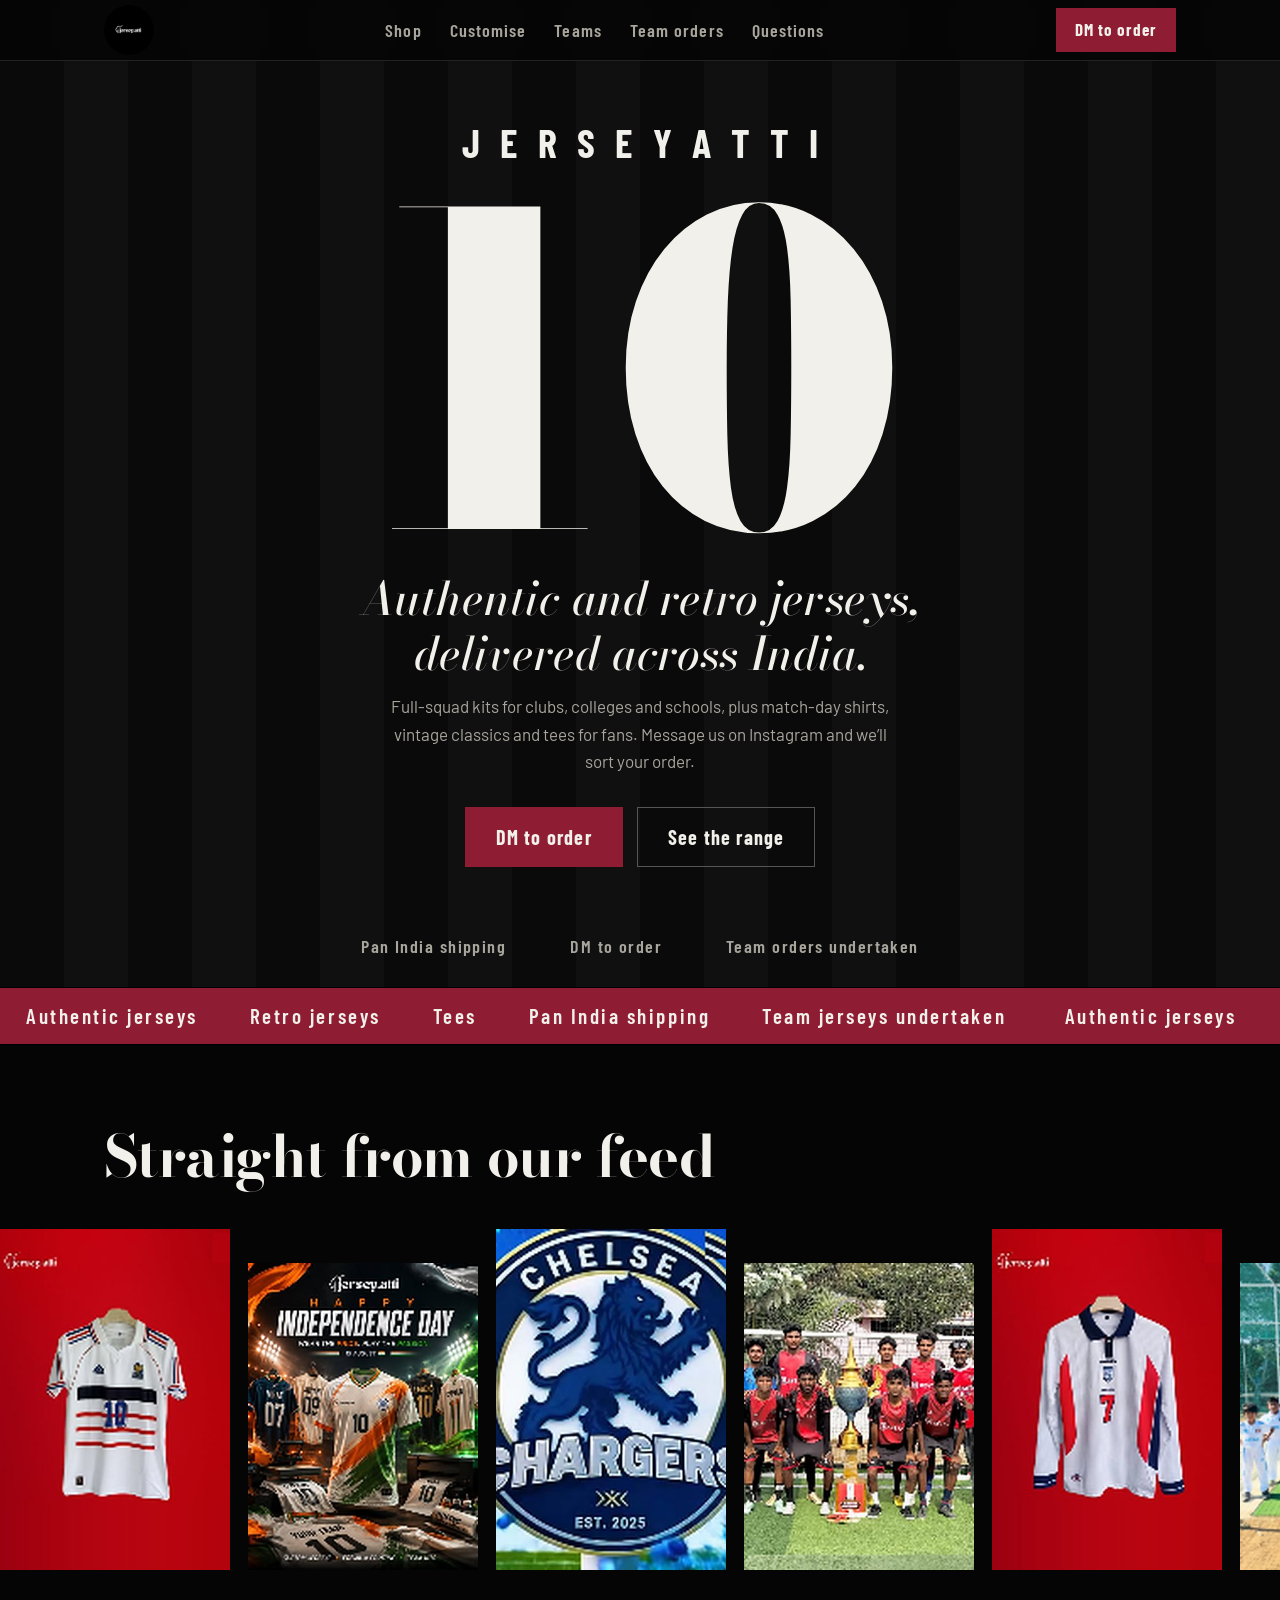
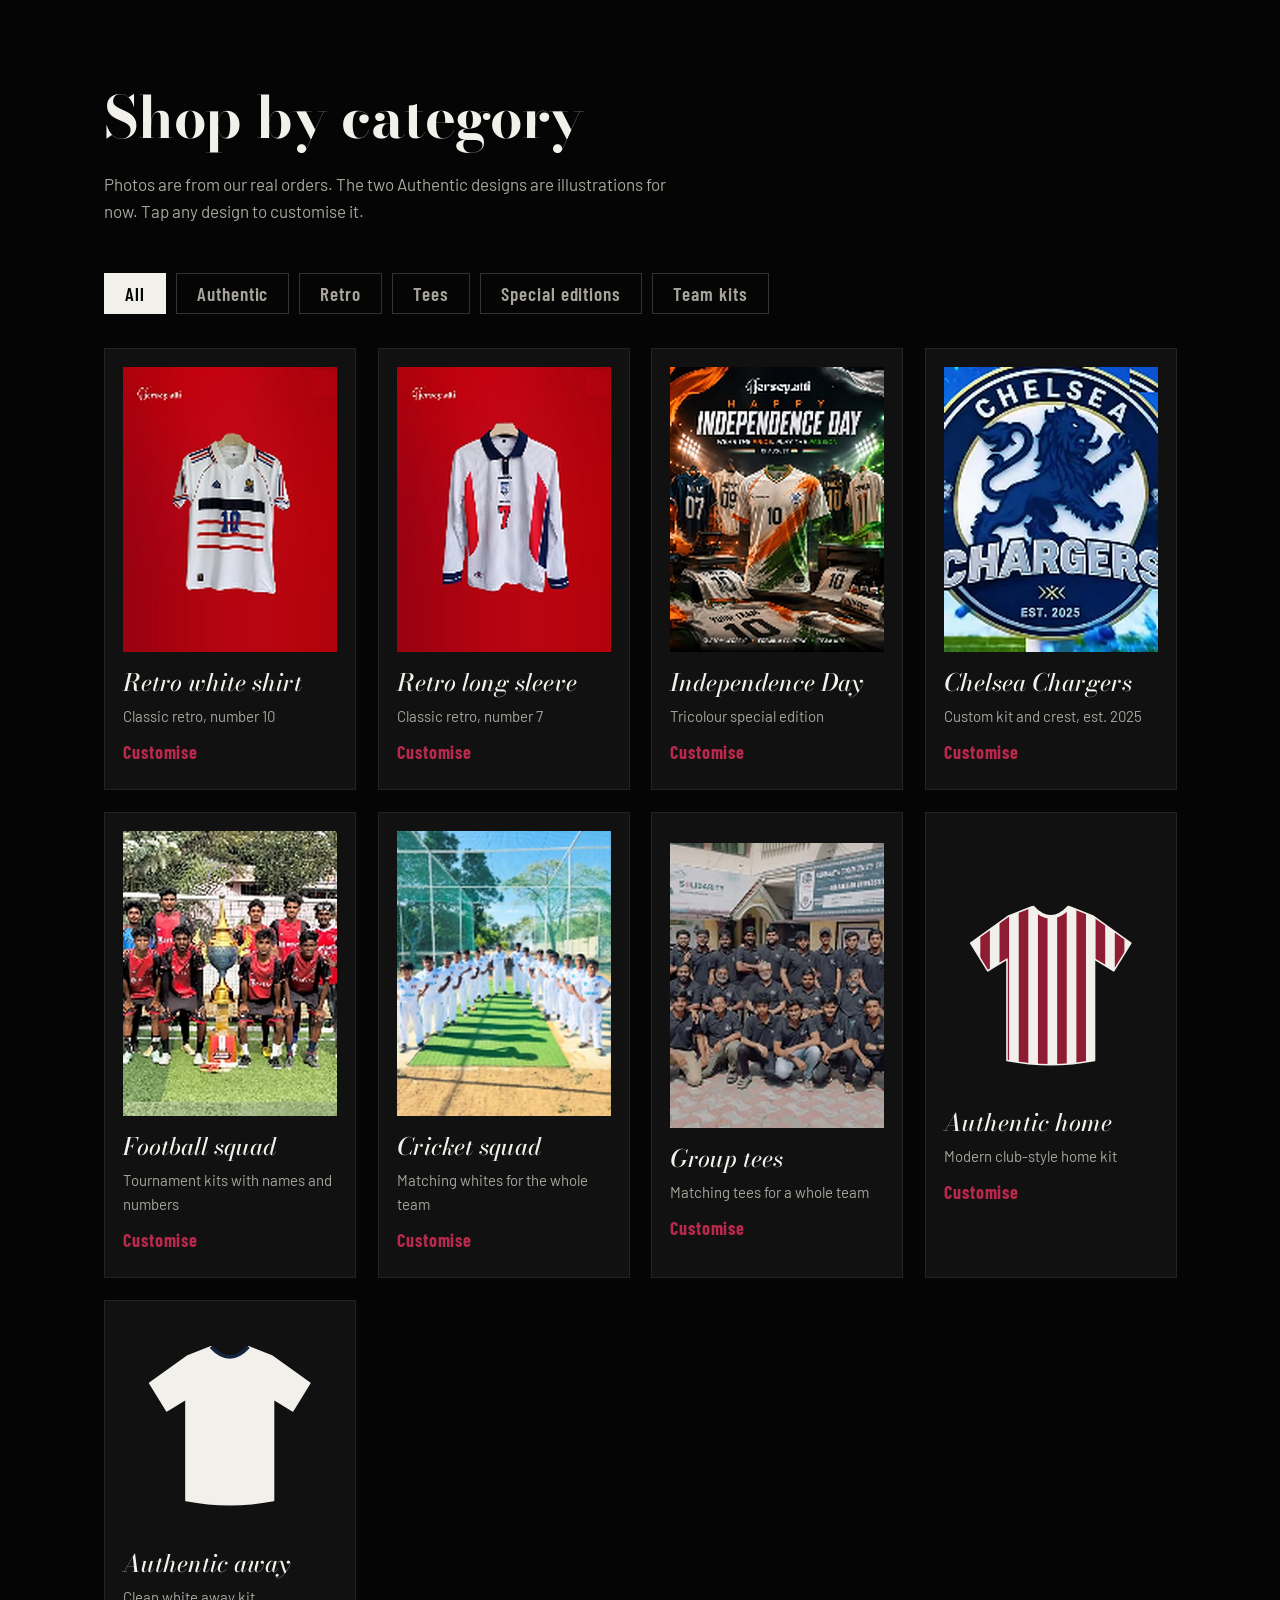
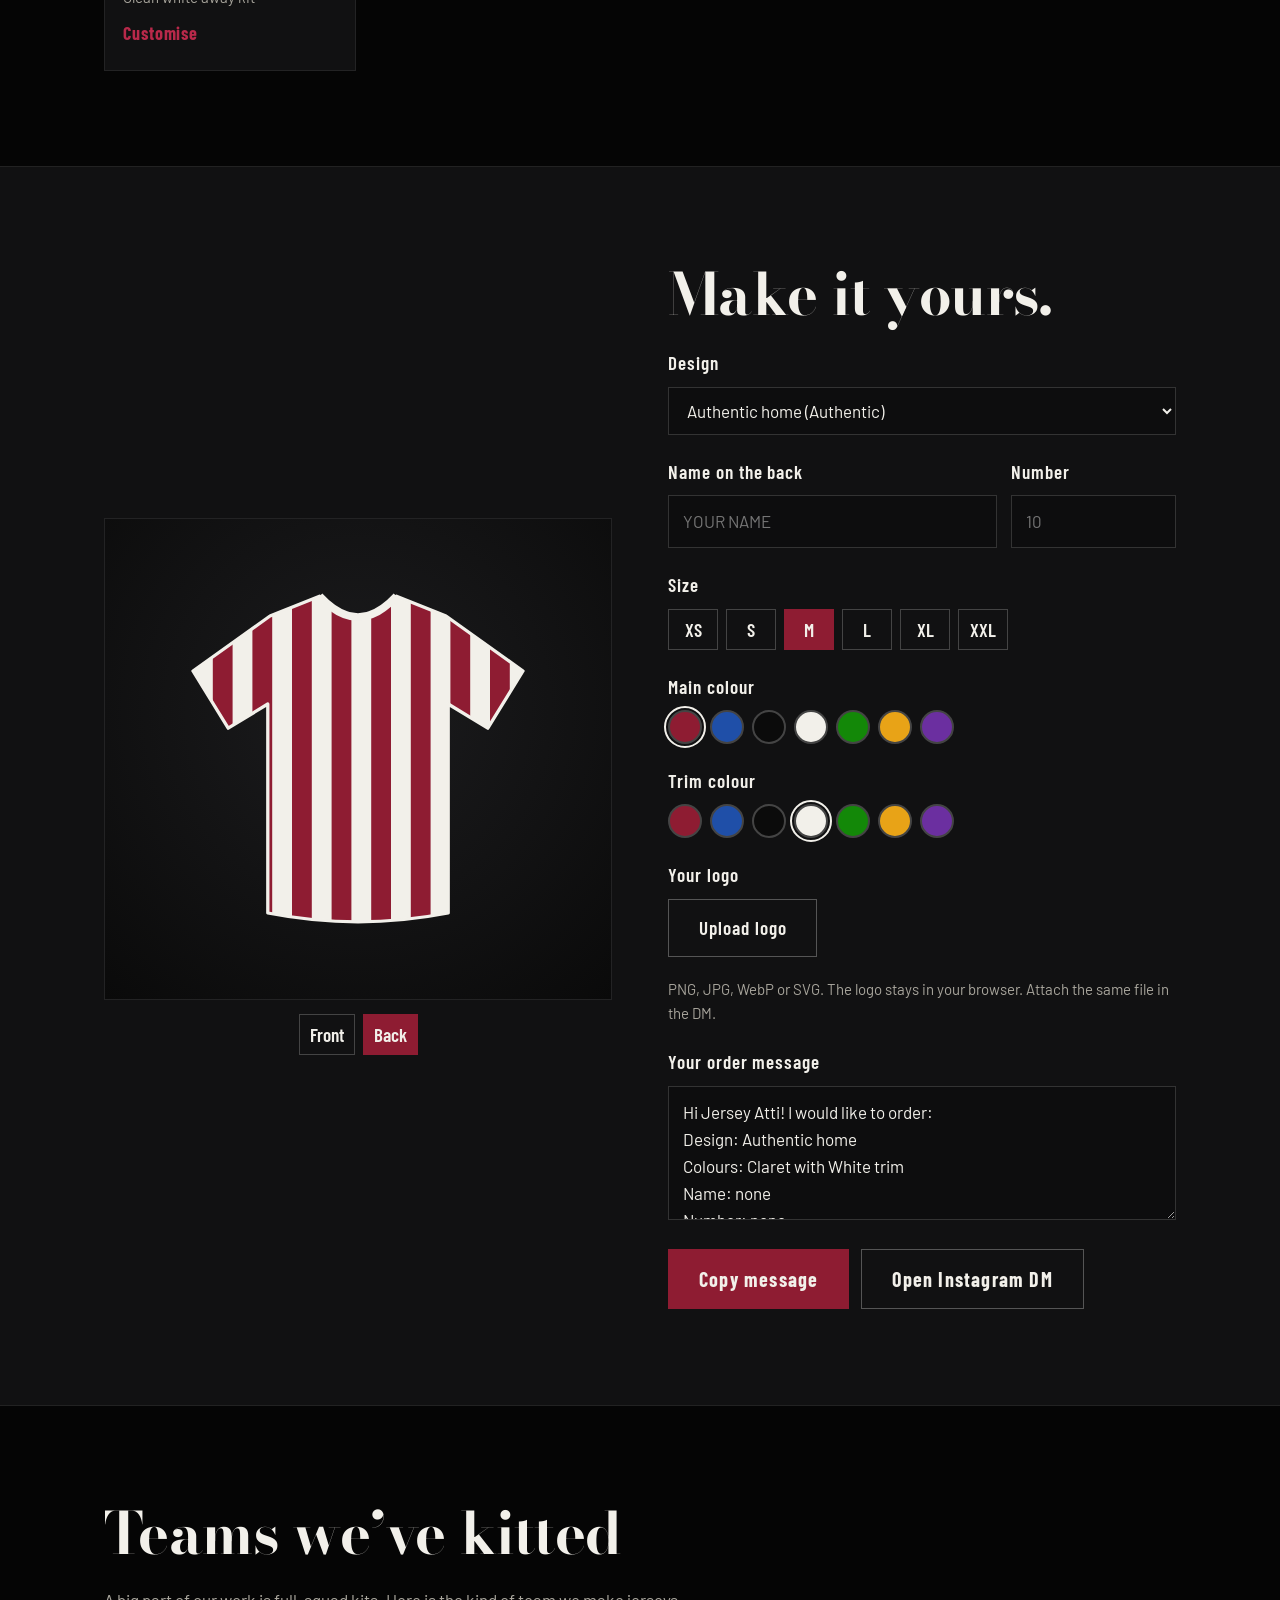
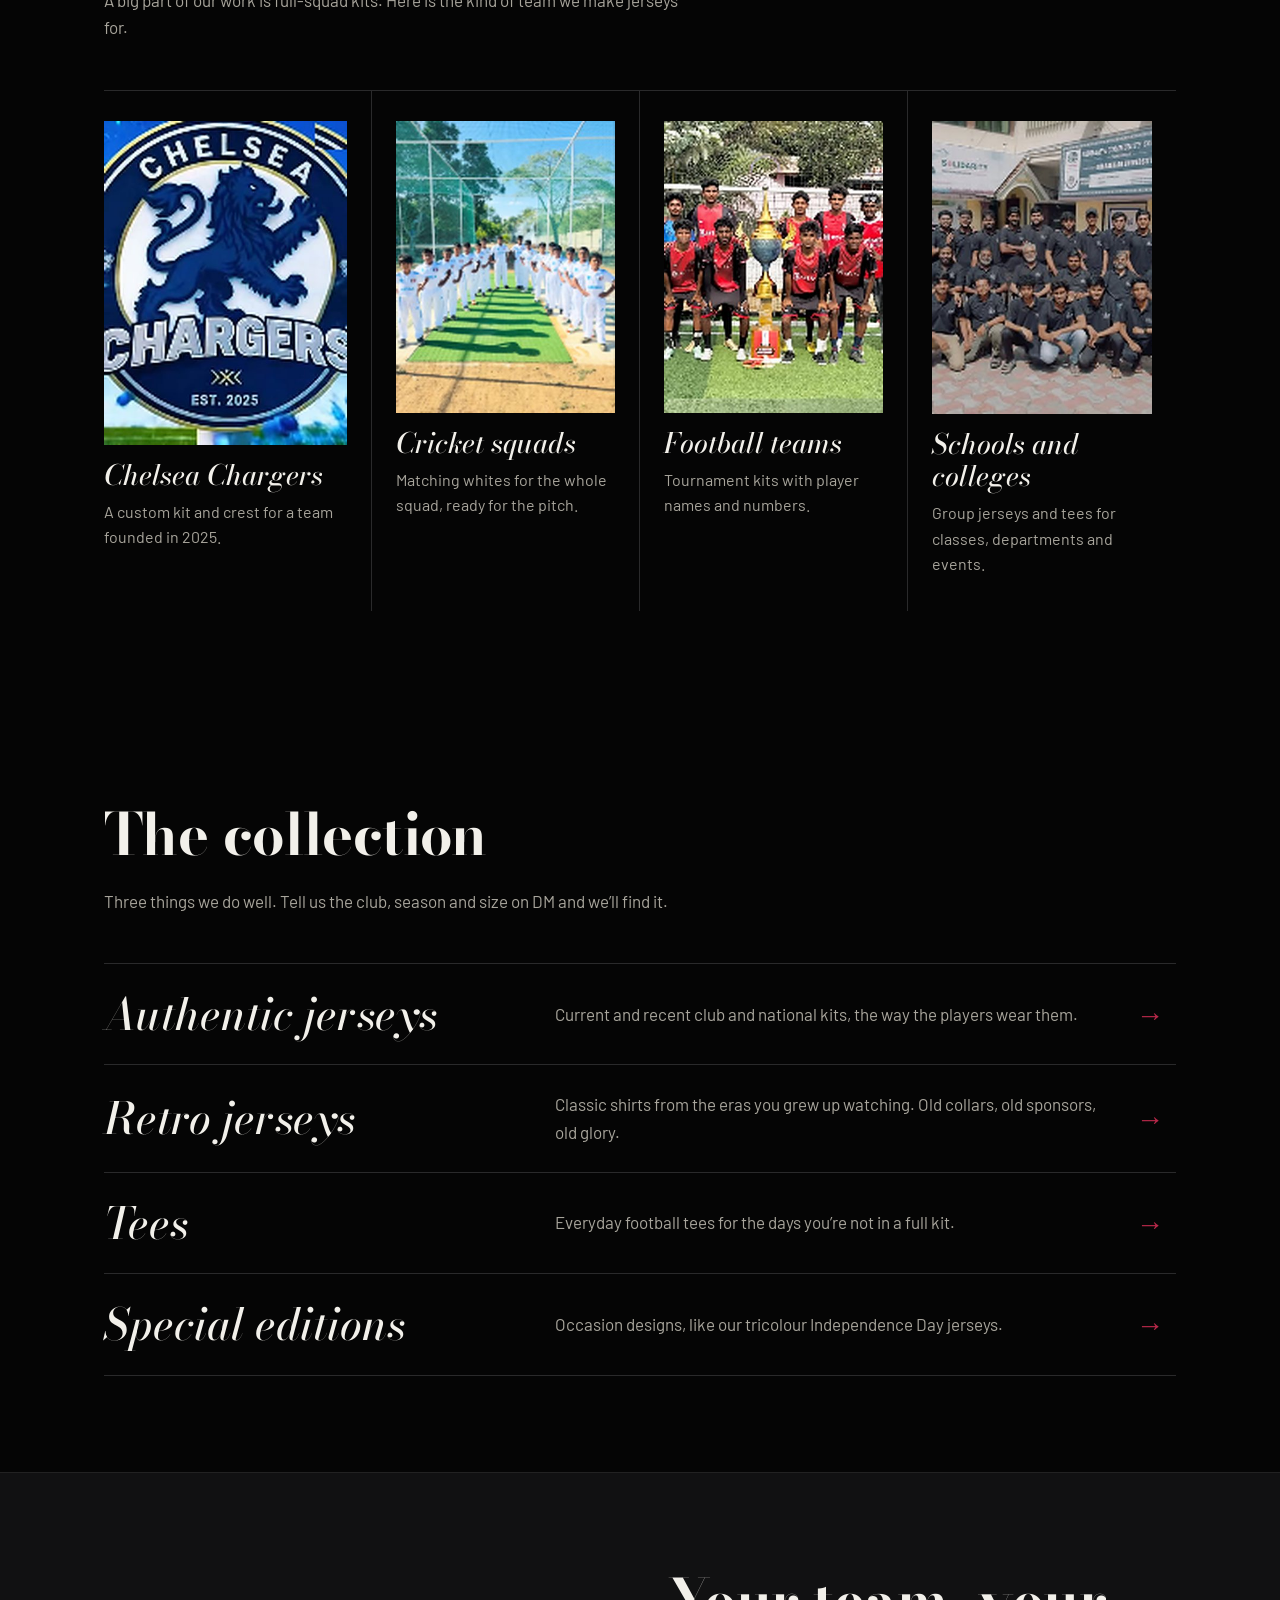
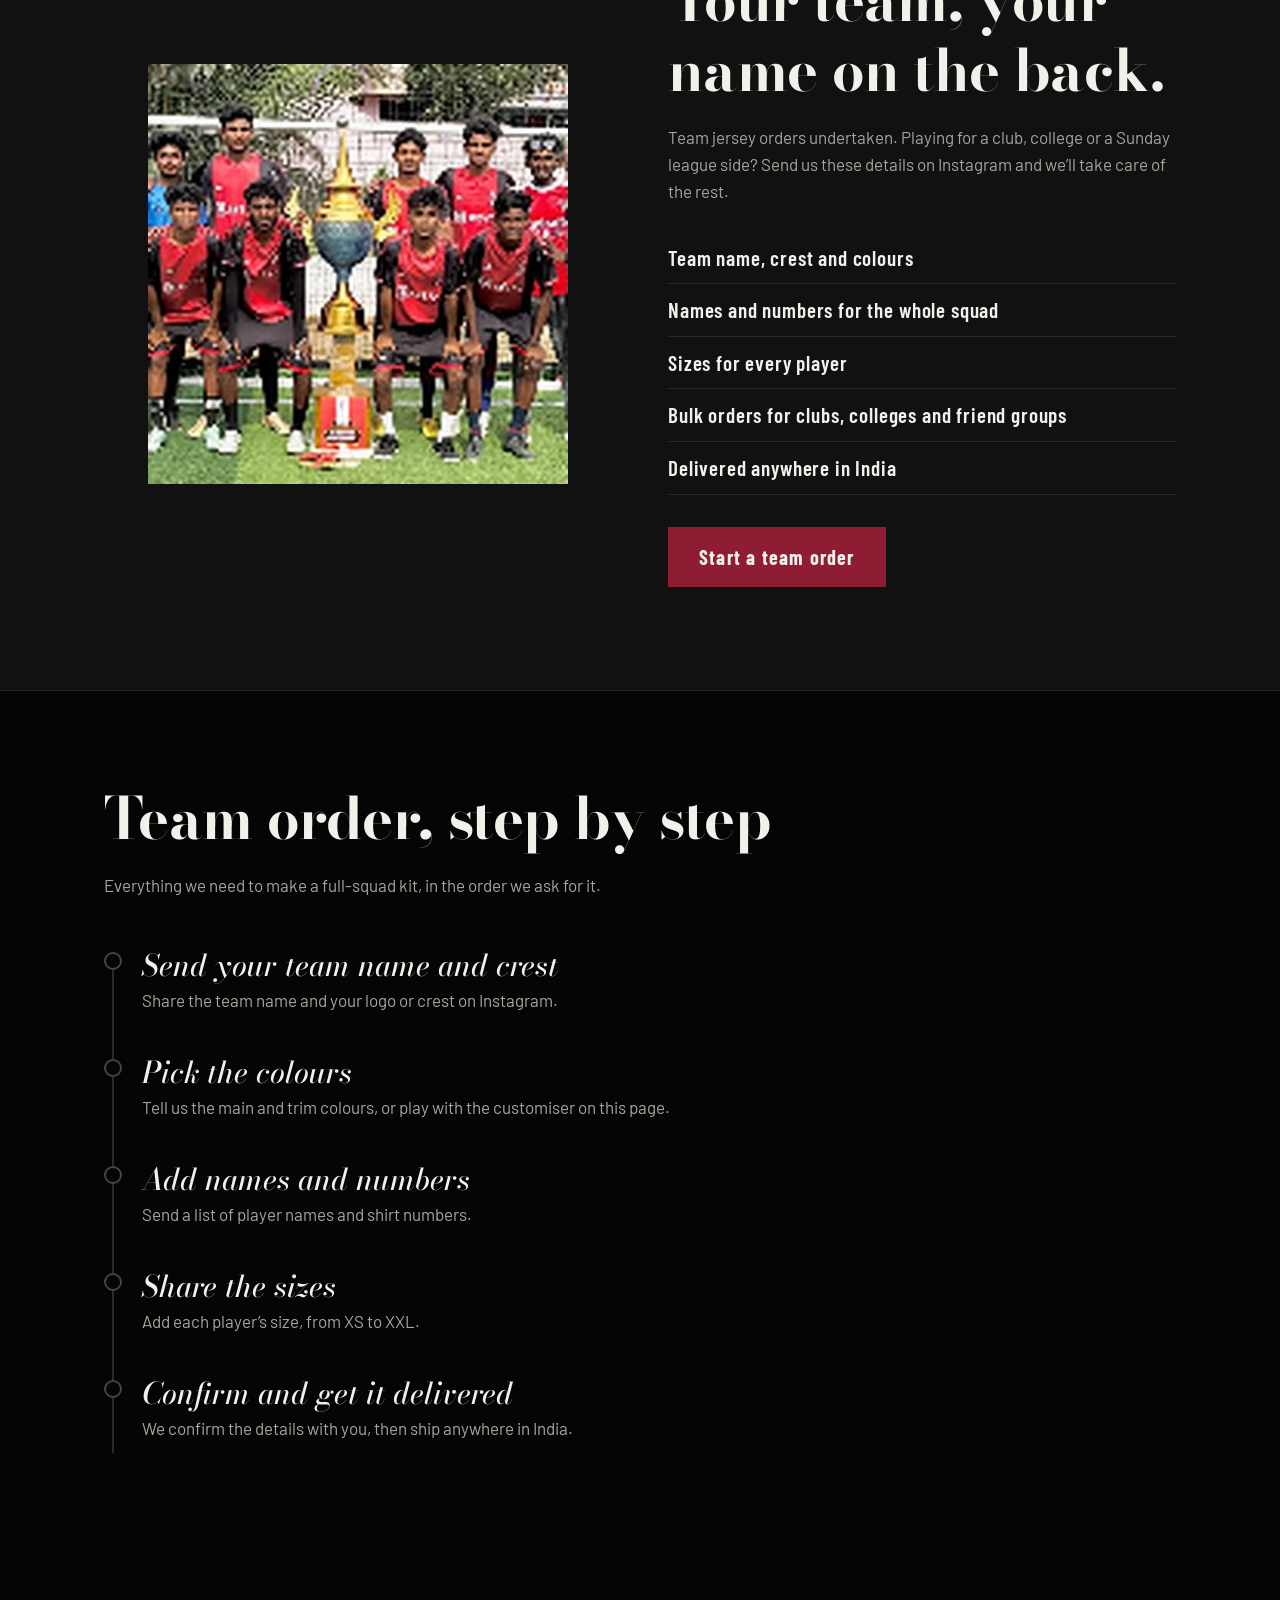
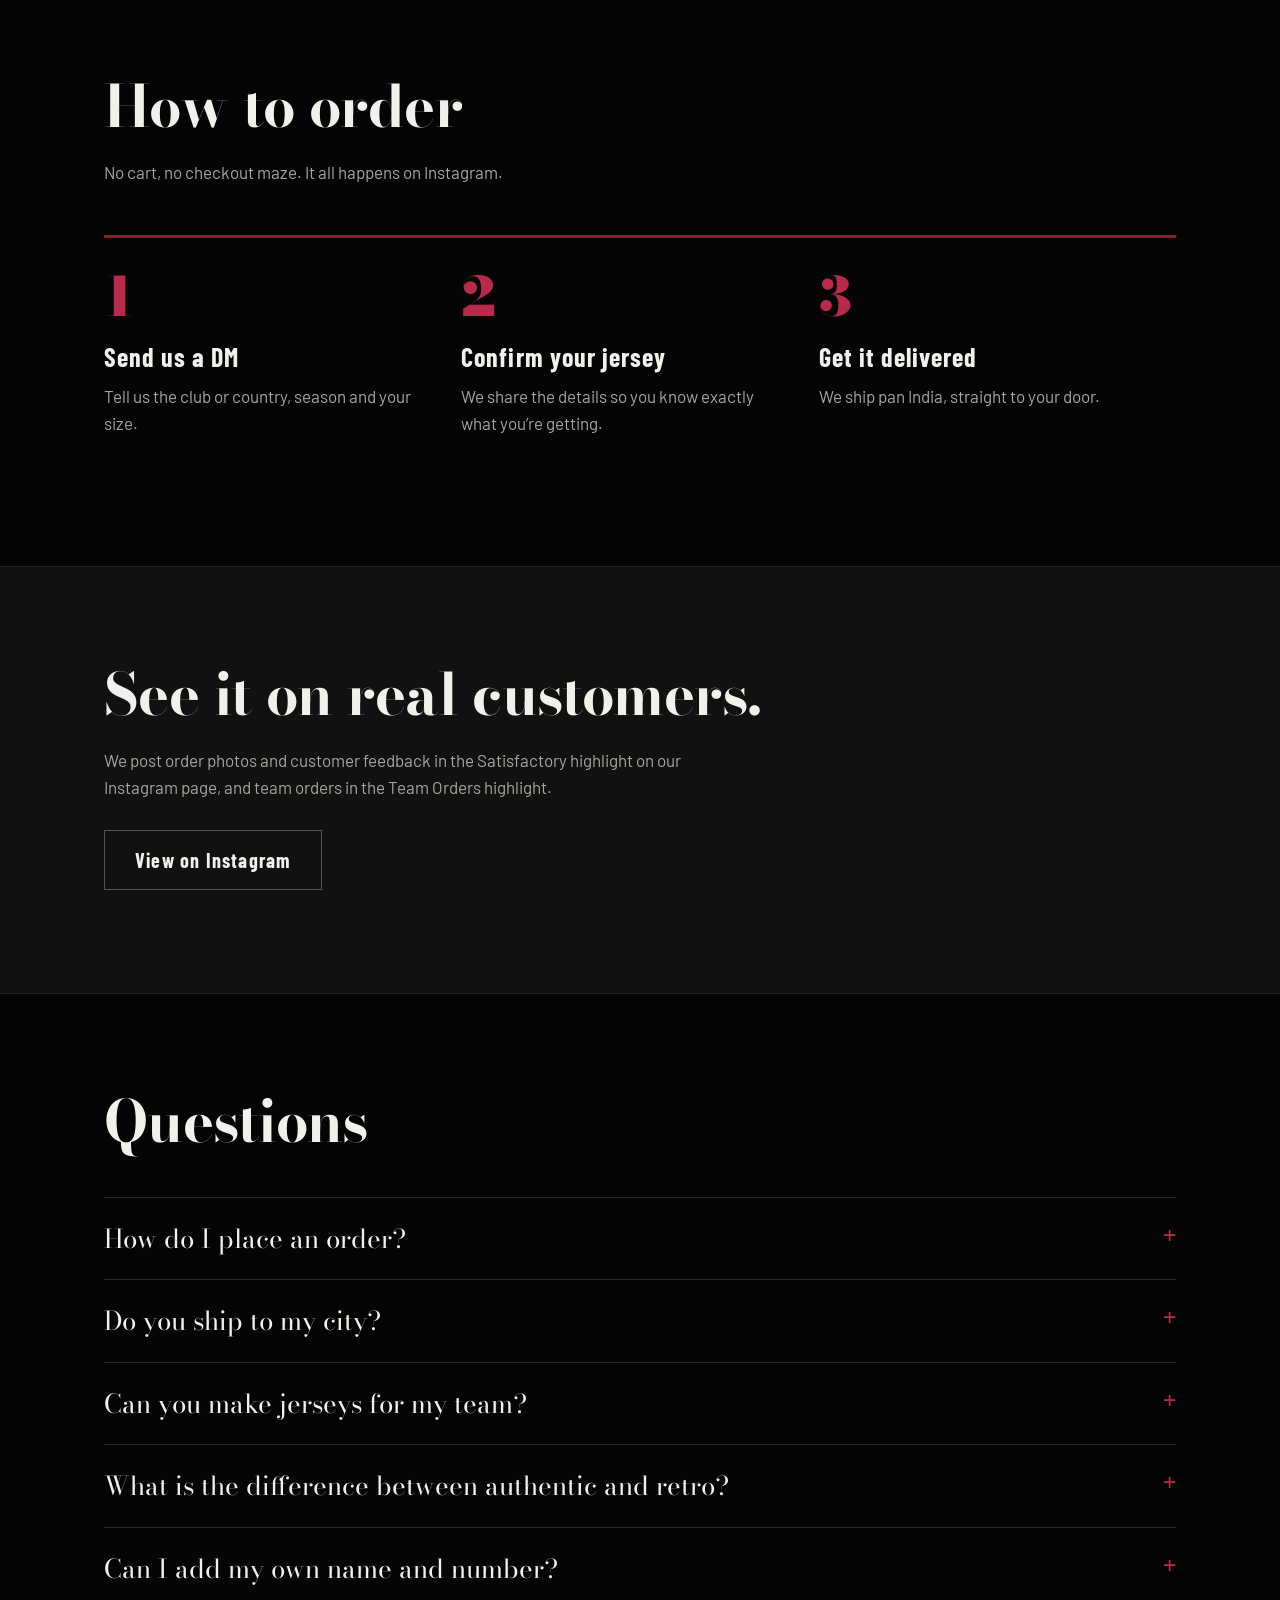
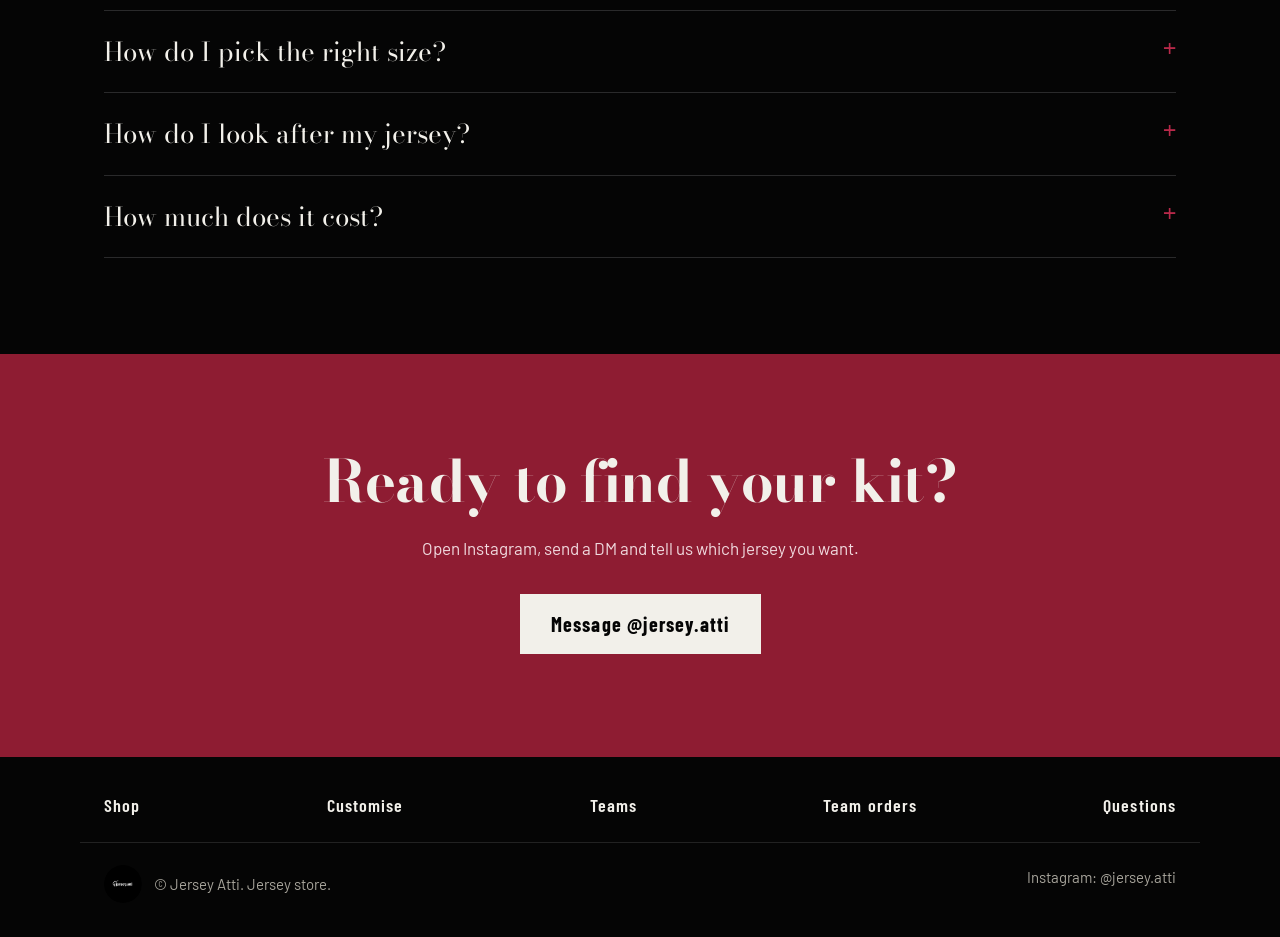
<file: index (1).html>
<!DOCTYPE html>
<html lang="en">
<head>
<meta charset="utf-8">
<meta name="viewport" content="width=device-width, initial-scale=1, viewport-fit=cover">
<title>Jersey Atti | Authentic &amp; Retro Football Jerseys</title>
<link rel="preconnect" href="https://fonts.googleapis.com">
<link href="https://fonts.googleapis.com/css2?family=Bodoni+Moda:ital,wght@0,500;0,700;0,900;1,500&family=Barlow+Condensed:wght@500;600;700&family=Barlow:wght@400;500&display=swap" rel="stylesheet">
<link rel="stylesheet" href="style.css">
</head>
<body class="lock">
<div class="prog" id="prog"></div>
<div class="cur" id="cur"></div>
<noscript><style>#intro{display:none}body.lock{overflow:auto}</style></noscript>
<div id="intro"><div class="cl"></div><div class="cr"></div>
  <div class="mid"><img data-i="logo" alt="" width="128" height="128"><div class="cnt" id="cnt">0&prime;</div><div class="bar"><i id="bar"></i></div><div class="lab" id="lab">Kick-off</div></div>
  <button class="sk" id="sk" type="button">Skip intro</button></div>

<nav>
  <div class="wrap">
    <a class="logo" href="#top" aria-label="jersey.atti home"><img data-i="logo" width="50" height="50" alt="jersey.atti logo"></a>
    <ul><li><a href="#shop">Shop</a></li><li><a href="#custom">Customise</a></li><li><a href="#teams">Teams</a></li><li><a href="#process">Team orders</a></li><li><a href="#faq">Questions</a></li></ul>
    <a class="btn" href="https://www.instagram.com/jersey.atti/" target="_blank" rel="noopener">DM to order</a>
  </div>
</nav>

<header class="hero" id="top">
  <div class="stripes" aria-hidden="true"><i></i><i></i><i></i><i></i><i></i><i></i><i></i><i></i></div>
  <div class="shirt">
    <div class="name">JERSEYATTI</div>
    <span class="num" aria-hidden="true">10</span>
    <h1>Authentic and retro jerseys, delivered across India.</h1>
    <p class="sub">Full-squad kits for clubs, colleges and schools, plus match-day shirts, vintage classics and tees for fans. Message us on Instagram and we’ll sort your order.</p>
    <div class="cta">
      <a class="btn" href="https://www.instagram.com/jersey.atti/" target="_blank" rel="noopener">DM to order</a>
      <a class="btn ghost" href="#range">See the range</a>
    </div>
  </div>
<div class="facts"><span>Pan India shipping</span><span>DM to order</span><span>Team orders undertaken</span></div>
</header>

<div class="ticker" aria-hidden="true">
  <div>
    <span>Authentic jerseys</span><span>Retro jerseys</span><span>Tees</span><span>Pan India shipping</span><span>Team jerseys undertaken</span>
    <span>Authentic jerseys</span><span>Retro jerseys</span><span>Tees</span><span>Pan India shipping</span><span>Team jerseys undertaken</span>
    <span>Authentic jerseys</span><span>Retro jerseys</span><span>Tees</span><span>Pan India shipping</span><span>Team jerseys undertaken</span>
    <span>Authentic jerseys</span><span>Retro jerseys</span><span>Tees</span><span>Pan India shipping</span><span>Team jerseys undertaken</span>
  </div>
</div>

<section class="reel" aria-label="Photos from our orders">
  <div class="wrap"><h2 class="rv">Straight from our feed</h2></div>
  <div class="track" id="track"></div>
</section>

<section id="shop">
  <div class="wrap">
    <h2 class="rv">Shop by category</h2>
    <p class="lead rv">Photos are from our real orders. The two Authentic designs are illustrations for now. Tap any design to customise it.</p>
    <div class="tabs rv" id="tabs"></div>
    <div class="grid" id="grid"></div>
  </div>
</section>

<section id="custom" class="dark">
  <div class="wrap">
    <div class="cust">
      <div><div class="pv" id="pv"></div><div class="sz vt" id="vt" role="group" aria-label="Jersey view"></div></div>
      <div>
        <h2>Make it yours.</h2>
        <div class="f"><label for="dz">Design</label><select id="dz"></select></div>
        <div class="row2 f"><div><label for="nm">Name on the back</label><input id="nm" maxlength="12" placeholder="YOUR NAME" autocomplete="off"></div><div><label for="nu">Number</label><input id="nu" type="number" min="0" max="99" placeholder="10"></div></div>
        <div class="f"><span class="l">Size</span><div class="sz" id="sz"></div></div>
        <div class="f"><span class="l">Main colour</span><div class="sw" id="sa"></div></div>
        <div class="f"><span class="l">Trim colour</span><div class="sw" id="sb"></div></div>
        <div class="f"><span class="l">Your logo</span>
          <div class="lgrow"><label class="btn ghost up" for="lgf">Upload logo</label><input id="lgf" type="file" accept="image/png,image/jpeg,image/webp,image/svg+xml" hidden><button class="btn ghost" id="lgx" type="button" hidden>Remove</button></div>
          <div id="lgo" hidden><div class="sz" id="lp" role="group" aria-label="Logo placement"></div><label class="rg">Logo size <input id="ls" type="range" min="50" max="160" value="100"></label></div>
          <p class="hint" id="lgm">PNG, JPG, WebP or SVG. The logo stays in your browser. Attach the same file in the DM.</p></div>
        <div class="f"><label for="msg">Your order message</label><textarea id="msg" rows="4" readonly></textarea></div>
        <div class="acts"><button class="btn" id="cp" type="button">Copy message</button><a class="btn ghost" href="https://ig.me/m/jersey.atti" target="_blank" rel="noopener">Open Instagram DM</a></div>
      </div>
    </div>
  </div>
</section>

<section id="teams">
  <div class="wrap">
    <h2 class="rv">Teams we’ve kitted</h2>
    <p class="lead rv">A big part of our work is full-squad kits. Here is the kind of team we make jerseys for.</p>
    <div class="tiles rv">
      <div class="tile"><span class="ph"><img data-i="chg" alt="Chelsea Chargers" loading="lazy"></span><h3>Chelsea Chargers</h3><p>A custom kit and crest for a team founded in 2025.</p></div>
      <div class="tile"><span class="ph"><img data-i="cr" alt="Cricket squads" loading="lazy"></span><h3>Cricket squads</h3><p>Matching whites for the whole squad, ready for the pitch.</p></div>
      <div class="tile"><span class="ph"><img data-i="fb" alt="Football teams" loading="lazy"></span><h3>Football teams</h3><p>Tournament kits with player names and numbers.</p></div>
      <div class="tile"><span class="ph"><img data-i="gp" alt="Schools and colleges" loading="lazy"></span><h3>Schools and colleges</h3><p>Group jerseys and tees for classes, departments and events.</p></div>
    </div>
  </div>
</section>

<section id="range" class="range">
  <div class="wrap">
    <h2 class="rv">The collection</h2>
    <p class="lead rv">Three things we do well. Tell us the club, season and size on DM and we’ll find it.</p>
    <div class="rv">
      <a class="row" href="https://www.instagram.com/jersey.atti/" target="_blank" rel="noopener">
        <h3>Authentic jerseys</h3><p>Current and recent club and national kits, the way the players wear them.</p><span class="arr">&rarr;</span>
      </a>
      <a class="row" href="https://www.instagram.com/jersey.atti/" target="_blank" rel="noopener">
        <h3>Retro jerseys</h3><p>Classic shirts from the eras you grew up watching. Old collars, old sponsors, old glory.</p><span class="arr">&rarr;</span>
      </a>
      <a class="row" href="https://www.instagram.com/jersey.atti/" target="_blank" rel="noopener">
        <h3>Tees</h3><p>Everyday football tees for the days you’re not in a full kit.</p><span class="arr">&rarr;</span>
      </a>
      <a class="row" href="https://www.instagram.com/jersey.atti/" target="_blank" rel="noopener">
        <h3>Special editions</h3><p>Occasion designs, like our tricolour Independence Day jerseys.</p><span class="arr">&rarr;</span>
      </a>
    </div>
  </div>
</section>

<section id="team" class="team">
  <div class="wrap">
    <div class="kit rv"><span class="ph" style="aspect-ratio:1/1"><img data-i="fb" alt="A football squad with their trophy"></span></div>
    <div class="rv">
      <h2>Your team, your name on the back.</h2>
      <p class="lead" style="margin-bottom:0">Team jersey orders undertaken. Playing for a club, college or a Sunday league side? Send us these details on Instagram and we’ll take care of the rest.</p>
      <ul>
        <li>Team name, crest and colours</li>
        <li>Names and numbers for the whole squad</li>
        <li>Sizes for every player</li>
        <li>Bulk orders for clubs, colleges and friend groups</li>
        <li>Delivered anywhere in India</li>
      </ul>
      <a class="btn" href="https://www.instagram.com/jersey.atti/" target="_blank" rel="noopener">Start a team order</a>
    </div>
  </div>
</section>

<section id="process">
  <div class="wrap">
    <h2>Team order, step by step</h2>
    <p class="lead rv">Everything we need to make a full-squad kit, in the order we ask for it.</p>
    <ol class="tl" id="tl"><span class="fill" id="tlf"></span>
      <li><h3>Send your team name and crest</h3><p>Share the team name and your logo or crest on Instagram.</p></li>
      <li><h3>Pick the colours</h3><p>Tell us the main and trim colours, or play with the customiser on this page.</p></li>
      <li><h3>Add names and numbers</h3><p>Send a list of player names and shirt numbers.</p></li>
      <li><h3>Share the sizes</h3><p>Add each player’s size, from XS to XXL.</p></li>
      <li><h3>Confirm and get it delivered</h3><p>We confirm the details with you, then ship anywhere in India.</p></li>
    </ol>
  </div>
</section>

<section id="order">
  <div class="wrap">
    <h2 class="rv">How to order</h2>
    <p class="lead rv">No cart, no checkout maze. It all happens on Instagram.</p>
    <div class="steps rv">
      <div class="step"><b>1</b><h3>Send us a DM</h3><p>Tell us the club or country, season and your size.</p></div>
      <div class="step"><b>2</b><h3>Confirm your jersey</h3><p>We share the details so you know exactly what you’re getting.</p></div>
      <div class="step"><b>3</b><h3>Get it delivered</h3><p>We ship pan India, straight to your door.</p></div>
    </div>
  </div>
</section>

<section id="reviews" class="team">
  <div class="wrap" style="grid-template-columns:1fr">
    <div class="rv">
      <h2>See it on real customers.</h2>
      <p class="lead" style="margin-bottom:28px">We post order photos and customer feedback in the Satisfactory highlight on our Instagram page, and team orders in the Team Orders highlight.</p>
      <a class="btn ghost" href="https://www.instagram.com/jersey.atti/" target="_blank" rel="noopener">View on Instagram</a>
    </div>
  </div>
</section>

<section id="faq" class="faq">
  <div class="wrap">
    <h2 class="rv">Questions</h2>
    <div class="rv" style="margin-top:36px">
      <details><summary>How do I place an order?</summary><p>Send us a DM on Instagram with the jersey, size and quantity. We’ll confirm the details with you there.</p></details>
      <details><summary>Do you ship to my city?</summary><p>Yes, we ship pan India.</p></details>
      <details><summary>Can you make jerseys for my team?</summary><p>Yes, team jersey orders are undertaken. Send your team name, crest, colours, player names, numbers and sizes.</p></details>
      <details><summary>What is the difference between authentic and retro?</summary><p>Authentic jerseys are modern club and national kits. Retro jerseys are classic shirts from earlier seasons.</p></details>
      <details><summary>Can I add my own name and number?</summary><p>Yes. Use the customiser on this page, then send us the message it writes on Instagram.</p></details>
      <details><summary>How do I pick the right size?</summary><p>Choose from XS to XXL in the customiser. If you are not sure, tell us in the DM and we will help you choose.</p></details>
      <details><summary>How do I look after my jersey?</summary><p>Wash it inside out in cold water and let it air dry. Keep printed names and numbers away from direct heat.</p></details>
      <details><summary>How much does it cost?</summary><p>Price depends on the jersey and the quantity. Message us and we’ll share it.</p></details>
    </div>
  </div>
</section>

<section class="final">
  <div class="wrap rv">
    <h2>Ready to find your kit?</h2>
    <p>Open Instagram, send a DM and tell us which jersey you want.</p>
    <a class="btn" href="https://www.instagram.com/jersey.atti/" target="_blank" rel="noopener">Message @jersey.atti</a>
  </div>
</section>

<footer>
  <div class="wrap fnav"><a href="#shop">Shop</a><a href="#custom">Customise</a><a href="#teams">Teams</a><a href="#process">Team orders</a><a href="#faq">Questions</a></div>
  <div class="wrap">
    <span class="fl-row"><img data-i="logo" width="38" height="38" alt="jersey.atti logo"> &copy; Jersey Atti. Jersey store.</span>
    <a href="https://www.instagram.com/jersey.atti/" target="_blank" rel="noopener">Instagram: @jersey.atti</a>
  </div>
</footer>

<script src="main.js"></script>
</body>
</html>
</file>
<file: style.css>
:root{
  --ink:#050505; --coal:#111112; --chalk:#f2f0ea; --mute:#a8a59c; --claret:#8e1c32; --claret-hi:#b8294a;
  --serif:'Bodoni Moda','Didot',Georgia,serif; --cond:'Barlow Condensed','Arial Narrow',sans-serif; --sans:'Barlow',system-ui,sans-serif;
  box-sizing:border-box; padding-top:env(safe-area-inset-top,0px); padding-bottom:env(safe-area-inset-bottom,0px);
}
html{scroll-behavior:smooth;scroll-padding-top:70px}
*,*::before,*::after{box-sizing:inherit}
body{margin:0;background:var(--ink);color:var(--chalk);font-family:var(--sans);font-size:17px;line-height:1.6;overflow-x:hidden}
a{color:inherit;text-decoration:none}
a:focus-visible,button:focus-visible{outline:2px solid var(--chalk);outline-offset:3px}
.wrap{max-width:1120px;margin:0 auto;padding:0 24px}

/* nav */
nav{position:fixed;inset:0 0 auto 0;z-index:20;padding-top:env(safe-area-inset-top,0px);background:rgba(5,5,5,.82);backdrop-filter:blur(8px);border-bottom:1px solid #222}
nav .wrap{display:flex;align-items:center;justify-content:space-between;height:60px}
.logo{font-family:var(--serif);font-style:italic;font-weight:700;font-size:26px;letter-spacing:-.5px}
nav ul{display:flex;gap:28px;list-style:none;margin:0;padding:0;font-family:var(--cond);font-weight:600;font-size:18px;letter-spacing:.06em}
nav ul a{color:var(--mute);transition:color .2s}
nav ul a:hover{color:var(--chalk)}
.btn{display:inline-block;font-family:var(--cond);font-weight:700;font-size:20px;letter-spacing:.06em;padding:13px 30px;background:var(--claret);color:var(--chalk);border:1px solid var(--claret);transition:background .25s,transform .25s}
.btn:hover{background:var(--claret-hi);transform:translateY(-2px)}
.btn.ghost{background:transparent;border-color:#555}
.btn.ghost:hover{background:#1a1a1b;border-color:var(--chalk)}
nav .btn{padding:7px 18px;font-size:17px}

/* hero: the back of a shirt */
.hero{position:relative;min-height:100vh;display:grid;place-items:center;padding:110px 0 70px;overflow:hidden;
  background:repeating-linear-gradient(90deg,#0a0a0a 0 64px,#101011 64px 128px)}
.stripes{position:absolute;inset:0;display:flex;pointer-events:none}
.stripes i{flex:1;background:var(--claret);opacity:.0;transform:scaleY(0);transform-origin:top;animation:wipe 1.1s cubic-bezier(.7,0,.2,1) forwards}
.stripes i:nth-child(odd){background:#0a0a0a}
.stripes i:nth-child(1){animation-delay:.05s}.stripes i:nth-child(2){animation-delay:.15s}.stripes i:nth-child(3){animation-delay:.25s}
.stripes i:nth-child(4){animation-delay:.35s}.stripes i:nth-child(5){animation-delay:.45s}.stripes i:nth-child(6){animation-delay:.55s}
.stripes i:nth-child(7){animation-delay:.65s}.stripes i:nth-child(8){animation-delay:.75s}
@keyframes wipe{0%{opacity:1;transform:scaleY(0)}55%{opacity:1;transform:scaleY(1)}100%{opacity:.0;transform:scaleY(1)}}
.shirt{position:relative;text-align:center;padding:0 16px}
.shirt .name{font-family:var(--cond);font-weight:700;font-size:clamp(22px,4.4vw,40px);letter-spacing:.5em;margin-right:-.5em;opacity:0;animation:rise .9s 1.2s ease forwards}
.shirt .num{display:block;font-family:var(--serif);font-weight:900;font-size:clamp(190px,40vw,430px);line-height:.9;margin:6px 0 4px;
  color:var(--chalk);opacity:0;animation:rise 1.2s 1.45s cubic-bezier(.2,.7,.2,1) forwards}
.shirt h1{font-family:var(--serif);font-style:italic;font-weight:500;font-size:clamp(26px,4.6vw,46px);margin:0 auto 12px;max-width:16em;line-height:1.2;opacity:0;animation:rise .9s 1.85s ease forwards}
.shirt p.sub{color:var(--mute);margin:0 auto 32px;max-width:30em;opacity:0;animation:rise .9s 2s ease forwards}
.shirt .cta{display:flex;gap:14px;justify-content:center;flex-wrap:wrap;opacity:0;animation:rise .9s 2.15s ease forwards}
@keyframes rise{from{opacity:0;transform:translateY(26px)}to{opacity:1;transform:none}}

/* ticker */
.ticker{background:var(--claret);overflow:hidden;white-space:nowrap;border-block:1px solid #000}
.ticker div{display:inline-block;padding:11px 0;font-family:var(--cond);font-weight:600;font-size:21px;letter-spacing:.12em;animation:slide 32s linear infinite}
.ticker span{margin:0 26px}
@keyframes slide{to{transform:translateX(-50%)}}

/* sections */
section{padding:96px 0}
h2{font-family:var(--serif);font-weight:700;font-size:clamp(34px,5.4vw,58px);line-height:1.1;margin:0 0 14px;letter-spacing:-.01em}
.lead{color:var(--mute);max-width:34em;margin:0 0 48px}

.range a.row{display:grid;grid-template-columns:1fr 1.3fr 40px;align-items:center;gap:20px;padding:26px 0;border-top:1px solid #2a2a2b;transition:padding .35s,background .35s}
.range a.row:last-child{border-bottom:1px solid #2a2a2b}
.row h3{font-family:var(--serif);font-weight:500;font-style:italic;font-size:clamp(28px,4vw,44px);margin:0;line-height:1.1}
.row p{margin:0;color:var(--mute)}
.row .arr{font-family:var(--cond);font-size:28px;color:var(--claret-hi);transition:transform .35s}
.row:hover{padding-left:18px;background:linear-gradient(90deg,#1a0a0e,transparent)}
.row:hover .arr{transform:translateX(8px)}

.team{background:var(--coal);border-block:1px solid #222}
.team .wrap{display:grid;grid-template-columns:1fr 1fr;gap:56px;align-items:center}
.kit{position:relative;aspect-ratio:1/1;max-width:420px;width:100%;margin:0 auto}
.kit svg{width:100%;height:100%;display:block}
.kit .swing{transform-origin:50% 8%;animation:sway 6s ease-in-out infinite}
@keyframes sway{0%,100%{transform:rotate(-2.5deg)}50%{transform:rotate(2.5deg)}}
.team ul{list-style:none;padding:0;margin:26px 0 32px;font-family:var(--cond);font-weight:600;font-size:21px;letter-spacing:.04em}
.team li{padding:9px 0;border-bottom:1px solid #2a2a2b}

.steps{display:grid;grid-template-columns:repeat(3,1fr);gap:0;margin-top:20px}
.step{padding:32px 28px 32px 0;border-top:3px solid var(--claret)}
.step b{font-family:var(--serif);font-size:54px;font-weight:900;color:var(--claret-hi);line-height:1}
.step h3{font-family:var(--cond);font-weight:700;font-size:26px;letter-spacing:.04em;margin:12px 0 6px}
.step p{margin:0;color:var(--mute);max-width:20em}

.tiles{display:grid;grid-template-columns:repeat(4,1fr);border-top:1px solid #2a2a2b}
.tile{padding:30px 24px 34px;border-right:1px solid #2a2a2b}
.tile:first-child{padding-left:0}.tile:last-child{border-right:0}
.tile h3{font-family:var(--serif);font-style:italic;font-weight:500;font-size:28px;margin:0 0 8px;line-height:1.15}
.tile p{margin:0;color:var(--mute);font-size:16px}
.faq details{border-top:1px solid #2a2a2b;padding:20px 0}.faq details:last-child{border-bottom:1px solid #2a2a2b}
.faq summary{cursor:pointer;font-family:var(--serif);font-size:clamp(20px,2.6vw,26px);list-style:none;display:flex;justify-content:space-between;gap:16px}
.faq summary::-webkit-details-marker{display:none}
.faq summary::after{content:"+";font-family:var(--cond);color:var(--claret-hi);font-size:30px;line-height:1}
.faq details[open] summary::after{content:"\2212"}
.faq details p{margin:12px 0 0;color:var(--mute);max-width:40em}
.final{text-align:center;background:var(--claret);position:relative;overflow:hidden}
.final h2{max-width:14em;margin-inline:auto}
.final p{max-width:28em;margin:0 auto 32px;color:#f0d9de}
.final .btn{background:var(--chalk);color:var(--ink);border-color:var(--chalk)}
.final .btn:hover{background:#fff}
footer{padding:34px 0;color:var(--mute);font-size:15px}
footer .wrap{display:flex;justify-content:space-between;flex-wrap:wrap;gap:12px}

.logo{display:flex;align-items:center;gap:10px}
button.btn{cursor:pointer;font-family:var(--cond)}
.btn{position:relative;overflow:hidden}
.btn::after{content:"";position:absolute;inset:0;background:linear-gradient(100deg,transparent 35%,rgba(255,255,255,.25) 50%,transparent 65%);transform:translateX(-100%);animation:shine 4.5s 3s infinite}
@keyframes shine{30%,100%{transform:translateX(100%)}}
.prog{position:fixed;top:0;left:0;height:3px;width:0;background:var(--claret-hi);z-index:30}
.fl{position:absolute;width:clamp(110px,16vw,220px);opacity:0;animation:rise 1s 2.4s ease forwards,float 7s 3.4s ease-in-out infinite}
.fl svg{width:100%;display:block}
.fl1{left:5%;top:24%;rotate:-14deg}.fl2{right:5%;bottom:14%;rotate:12deg;animation-delay:2.7s,3.7s}
@keyframes float{50%{translate:0 -18px}}
.dark{background:var(--coal);border-block:1px solid #222}
.tabs{display:flex;flex-wrap:wrap;gap:10px;margin-bottom:34px}
.tab{font-family:var(--cond);font-weight:600;font-size:19px;letter-spacing:.05em;padding:8px 20px;background:transparent;color:var(--mute);border:1px solid #333;cursor:pointer;transition:.25s}
.tab:hover{color:var(--chalk);border-color:var(--chalk)}.tab.on{background:var(--chalk);color:var(--ink);border-color:var(--chalk)}
.grid{display:grid;grid-template-columns:repeat(auto-fill,minmax(230px,1fr));gap:22px}
.card{background:var(--coal);border:1px solid #232324;padding:18px 18px 22px;text-align:left;color:inherit;font:inherit;cursor:pointer;transform:perspective(700px) rotateX(var(--rx,0deg)) rotateY(var(--ry,0deg));transition:transform .2s,border-color .3s;animation:pop .6s both}
.card:hover{border-color:var(--claret-hi)}
.card svg{width:100%;display:block;transition:transform .5s}
.card:hover svg{transform:scale(1.07) rotate(-3deg)}
.card h3{font-family:var(--serif);font-style:italic;font-weight:500;font-size:24px;margin:12px 0 2px}
.card p{margin:0 0 10px;color:var(--mute);font-size:15px}
.card b{font-family:var(--cond);font-size:18px;letter-spacing:.05em;color:var(--claret-hi)}
@keyframes pop{from{opacity:0;transform:translateY(24px) scale(.94)}}
.cust{display:grid;grid-template-columns:1fr 1fr;gap:56px;align-items:center}
.pv{background:radial-gradient(circle at 50% 40%,#1c1c1e,#0a0a0a);border:1px solid #232324;padding:20px}
.pv svg{width:100%;max-width:440px;display:block;margin:0 auto}
.pv.pop svg{animation:pp .5s ease}
@keyframes pp{40%{transform:scale(1.05) rotate(-2deg)}}
.f{margin-bottom:22px}.f label,.f .l{display:block;font-family:var(--cond);font-weight:600;font-size:19px;letter-spacing:.05em;margin-bottom:8px}
.f input,.f select,.f textarea{width:100%;background:#0d0d0e;color:var(--chalk);border:1px solid #333;padding:12px 14px;font:inherit}
.f input:focus,.f select:focus,.f textarea:focus{outline:2px solid var(--claret-hi)}
.row2{display:grid;grid-template-columns:2fr 1fr;gap:14px}
.sw,.sz,.acts{display:flex;flex-wrap:wrap;gap:8px}.acts{gap:12px}
.sw button{width:34px;height:34px;border-radius:50%;border:2px solid #444;cursor:pointer;padding:0}
.sw button.on{outline:2px solid var(--chalk);outline-offset:2px}
.sz button{min-width:50px;padding:8px 10px;font-family:var(--cond);font-weight:600;font-size:19px;background:transparent;color:var(--chalk);border:1px solid #444;cursor:pointer}
.sz button.on{background:var(--claret);border-color:var(--claret)}
@media(max-width:820px){.cust{grid-template-columns:1fr;gap:30px}.fl{display:none}}
.rv{opacity:0;transform:translateY(22px);transition:opacity .8s ease,transform .8s ease}
.rv.in{opacity:1;transform:none}

@media(max-width:820px){
  nav ul{display:none}
  .range a.row{grid-template-columns:1fr 30px}
  .row p{grid-column:1/2;grid-row:2}
  .team .wrap{grid-template-columns:1fr;gap:36px}
  .steps{grid-template-columns:1fr}
  .tiles{grid-template-columns:1fr 1fr}
  .tile,.tile:first-child{padding-left:0;border-right:0;border-bottom:1px solid #2a2a2b}
  section{padding:70px 0}
}
@media(prefers-reduced-motion:reduce){
  *,*::before,*::after{animation-duration:.01ms!important;animation-delay:0s!important;animation-iteration-count:1!important;transition:none!important}
  .rv{opacity:1;transform:none}
}
.logo img,.fl-row img{border-radius:50%;display:block}
.fl-row{display:flex;align-items:center;gap:12px}
.ph{display:block;aspect-ratio:3/4;overflow:hidden;background:#111;margin-bottom:14px}
.ph img{width:100%;height:100%;object-fit:cover;display:block;transition:transform .7s}
.card .ph{margin-bottom:0}
.card:hover .ph img,.tile:hover .ph img{transform:scale(1.06)}
.fl img{width:100%;display:block;border:1px solid #333;box-shadow:0 24px 50px rgba(0,0,0,.6)}
.kit .ph{max-width:420px}

body.lock{overflow:hidden}
#intro{position:fixed;inset:0;z-index:100;display:grid;place-items:center}
#intro .cl,#intro .cr{position:absolute;top:0;bottom:0;width:50.3%;background:#050505;transition:transform 1s cubic-bezier(.7,0,.2,1)}
#intro .cl{left:0;border-right:2px solid var(--claret)}#intro .cr{right:0}
#intro.out .cl{transform:translateX(-101%)}#intro.out .cr{transform:translateX(101%)}
#intro .mid{position:relative;z-index:2;text-align:center;transition:opacity .4s,transform .7s}
#intro.out .mid,#intro.out .sk{opacity:0;transform:scale(1.25)}
#intro img{width:128px;height:128px;border-radius:50%;display:block;margin:0 auto 18px;animation:spin 1.6s cubic-bezier(.2,.7,.2,1) both}
@keyframes spin{from{opacity:0;transform:rotate(-200deg) scale(.3)}}
#intro .cnt{font-family:var(--serif);font-weight:900;font-size:clamp(76px,17vw,160px);line-height:1}
#intro .bar{width:min(260px,60vw);height:3px;background:#222;margin:14px auto 0;overflow:hidden}
#intro .bar i{display:block;height:100%;width:0;background:var(--claret-hi)}
#intro .lab{margin-top:14px;font-family:var(--cond);font-weight:600;letter-spacing:.2em;color:var(--mute);font-size:18px}
#intro .sk{position:absolute;z-index:3;bottom:calc(28px + env(safe-area-inset-bottom,0px));left:50%;translate:-50% 0;font-family:var(--cond);letter-spacing:.14em;color:var(--mute);font-size:16px;background:none;border:0;cursor:pointer;transition:opacity .3s}
body:not(.go) .hero *{animation-play-state:paused!important}
.hero{padding-bottom:120px}
.shirt{translate:var(--sx,0) var(--sy,0);transition:translate .3s ease-out}
.stripes{inset:-30px;translate:var(--mx,0) var(--my,0);transition:translate .4s ease-out}
.name span{display:inline-block;opacity:0;transform:translateY(40px) rotate(8deg);animation:rise .6s calc(1.2s + var(--i)*60ms) ease forwards}
.facts{position:absolute;left:0;right:0;bottom:calc(26px + env(safe-area-inset-bottom,0px));display:flex;justify-content:center;gap:clamp(18px,5vw,64px);flex-wrap:wrap;padding:0 16px;font-family:var(--cond);font-weight:600;letter-spacing:.08em;font-size:18px;color:var(--mute);opacity:0;animation:rise .9s 2.6s ease forwards}
.reel{padding:80px 0 20px;overflow:hidden}.reel h2{margin-bottom:34px}
.track{display:flex;gap:18px;width:max-content;animation:reel 70s linear infinite}
.reel:hover .track{animation-play-state:paused}
.track .ph{width:230px;flex:none;margin:0}.track .ph:nth-child(even){margin-top:34px}
@keyframes reel{to{transform:translateX(-50%)}}
.tl{list-style:none;margin:0;padding:0 0 0 38px;position:relative;max-width:640px}
.tl::before{content:"";position:absolute;left:8px;top:6px;bottom:30px;width:2px;background:#2a2a2b}
.tl .fill{position:absolute;left:8px;top:6px;width:2px;height:0;background:var(--claret-hi);transition:height .15s}
.tl li{position:relative;padding:0 0 40px}
.tl li::before{content:"";position:absolute;left:-38px;top:5px;width:18px;height:18px;border-radius:50%;background:var(--ink);border:2px solid #444;transition:.4s}
.tl li.on::before{background:var(--claret-hi);border-color:var(--claret-hi);box-shadow:0 0 0 7px rgba(184,41,74,.22)}
.tl h3{font-family:var(--serif);font-style:italic;font-weight:500;font-size:clamp(24px,3vw,30px);margin:0 0 4px;line-height:1.2}
.tl p{margin:0;color:var(--mute)}
.sp .w{display:inline-block;overflow:hidden;vertical-align:top;padding-bottom:.12em}
.sp .w>span{display:inline-block;transform:translateY(112%);transition:transform .85s cubic-bezier(.2,.7,.2,1);transition-delay:calc(var(--i)*70ms)}
.sp.in .w>span{transform:none}
.cur{position:fixed;left:0;top:0;width:34px;height:34px;border:1.5px solid var(--claret-hi);border-radius:50%;pointer-events:none;z-index:90;opacity:0;transition:opacity .3s,background .25s}
.cur.big{background:rgba(184,41,74,.25)}
@media(hover:none){.cur{display:none}}
.fnav{display:flex;flex-wrap:wrap;gap:12px 28px;padding-bottom:22px;margin-bottom:22px;border-bottom:1px solid #222;font-family:var(--cond);font-weight:600;font-size:18px;letter-spacing:.06em}
.fnav a{color:var(--chalk);transition:color .2s}.fnav a:hover{color:var(--claret-hi)}
@media(prefers-reduced-motion:reduce){.sp .w>span{transform:none}.name span{opacity:1;transform:none}}
[hidden]{display:none!important}
.vt{justify-content:center;margin-top:14px}
.lgrow{display:flex;gap:10px;margin-bottom:12px;flex-wrap:wrap}.up{cursor:pointer}
.hint{margin:10px 0 0;color:var(--mute);font-size:15px}
.rg{display:flex;align-items:center;gap:12px;margin-top:14px;font-family:var(--cond);font-weight:600;font-size:18px}
.rg input{flex:1;accent-color:var(--claret-hi);padding:0}
</file>
